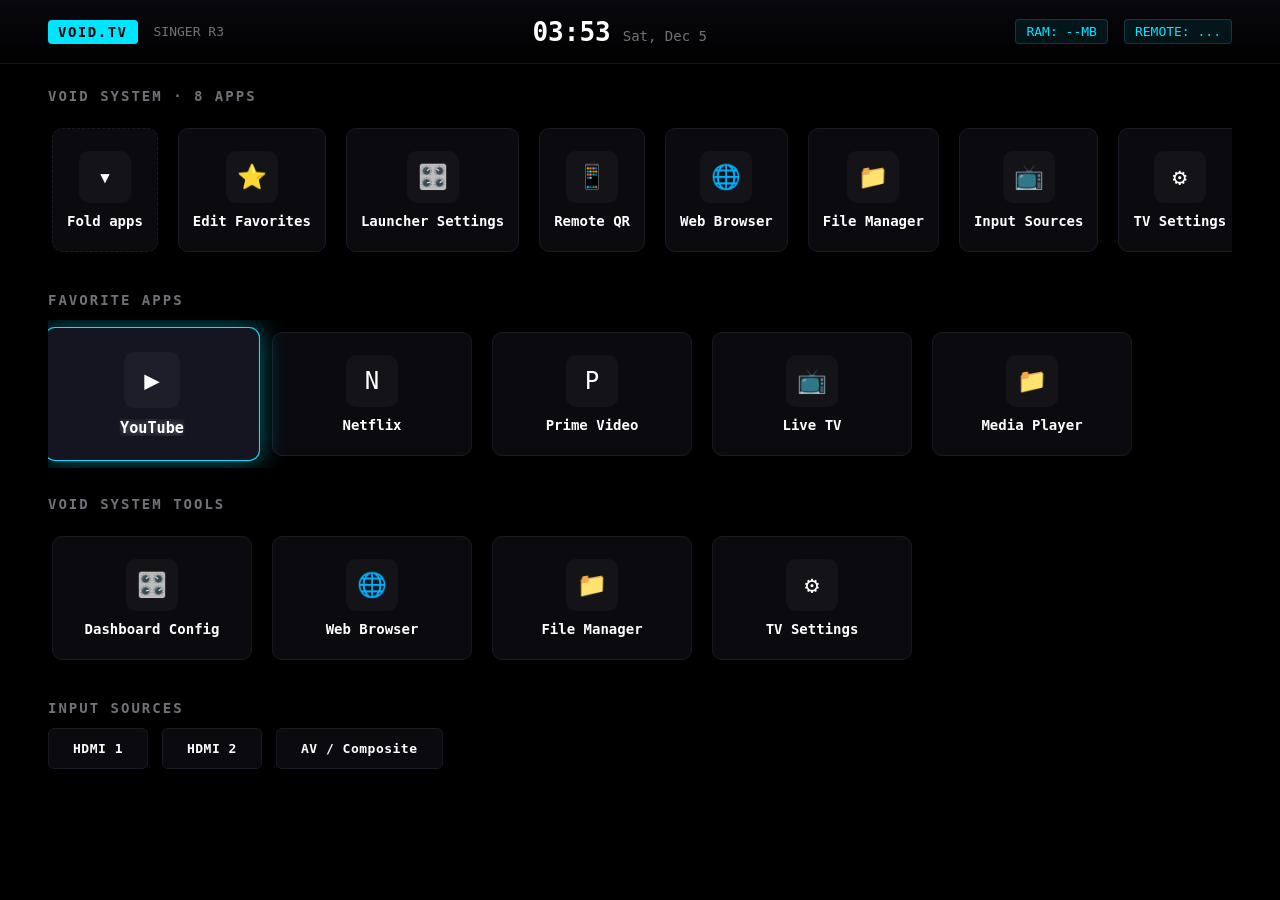
<file: assets/runtime/index.html>
<!DOCTYPE html>
<html lang="en">
<head>
  <meta charset="UTF-8">
  <title>VoidTV</title>
  <link rel="stylesheet" href="style.css">
</head>
<body>
  <!-- HUD Top Header -->
  <header class="hud-header">
    <div class="hud-left">
      <span class="hud-badge">VOID.TV</span>
      <span class="hud-model" id="hud-model">SINGER R3</span>
    </div>
    <div class="hud-center">
      <span class="hud-clock" id="hud-clock">00:00</span>
      <span class="hud-date" id="hud-date">Thu, Nov 19</span>
    </div>
    <div class="hud-right">
      <span class="hud-stat" id="hud-ram">RAM: --MB</span>
      <span class="hud-stat" id="hud-remote">REMOTE: ...</span>
    </div>
  </header>

  <!-- Main Leanback TV Rows Container -->
  <main class="tv-container" id="tv-container">
    <!-- Dynamic sections injected via app.js -->
  </main>

  <!-- In-App Dashboard & Favorites Customizer Overlay -->
  <div class="customizer-overlay" id="customizer-overlay" style="display: none;">
    <div class="customizer-header">
      <div class="customizer-title-wrap">
        <span class="customizer-badge">VOID.CFG</span>
        <span class="customizer-title">DASHBOARD &amp; FAVORITES CUSTOMIZER</span>
      </div>
      <div class="customizer-tabs" id="customizer-tabs">
        <button class="cz-tab active" data-tab="favs" id="tab-favs">⭐ FAVORITES</button>
        <button class="cz-tab" data-tab="rows" id="tab-rows">📑 DASHBOARD ROWS</button>
        <button class="cz-tab" data-tab="theme" id="tab-theme">🎨 THEMES &amp; STYLE</button>
        <button class="cz-tab" data-tab="backup" id="tab-backup">💾 RESET / DEFAULTS</button>
      </div>
      <button class="customizer-close-btn" id="cz-close-btn">✕ EXIT / SAVE (BACK)</button>
    </div>
    <div class="customizer-body" id="customizer-body">
      <!-- Injected dynamically by CustomizerEngine -->
    </div>
  </div>

  <!-- In-App File Manager Overlay -->
  <div class="fm-overlay" id="fm-overlay" style="display: none;">
    <div class="fm-header">
      <div class="fm-title">📁 FILE MANAGER</div>
      <div class="fm-path" id="fm-path">/storage/emulated/0</div>
      <button class="fm-close-btn" id="fm-close-btn">✕ EXIT (BACK)</button>
    </div>
    <div class="fm-body" id="fm-body">
      <div class="fm-grid" id="fm-grid">
        <!-- Injected dynamically by FileManager -->
      </div>
    </div>
  </div>

  <!-- Live Hot-Reload Notification Toast -->
  <div class="toast" id="toast">Live Reload Active</div>

  <script src="qrcode.min.js"></script>
  <script src="builtins.js"></script>
  <script src="app.js"></script>
</body>
</html>
</file>
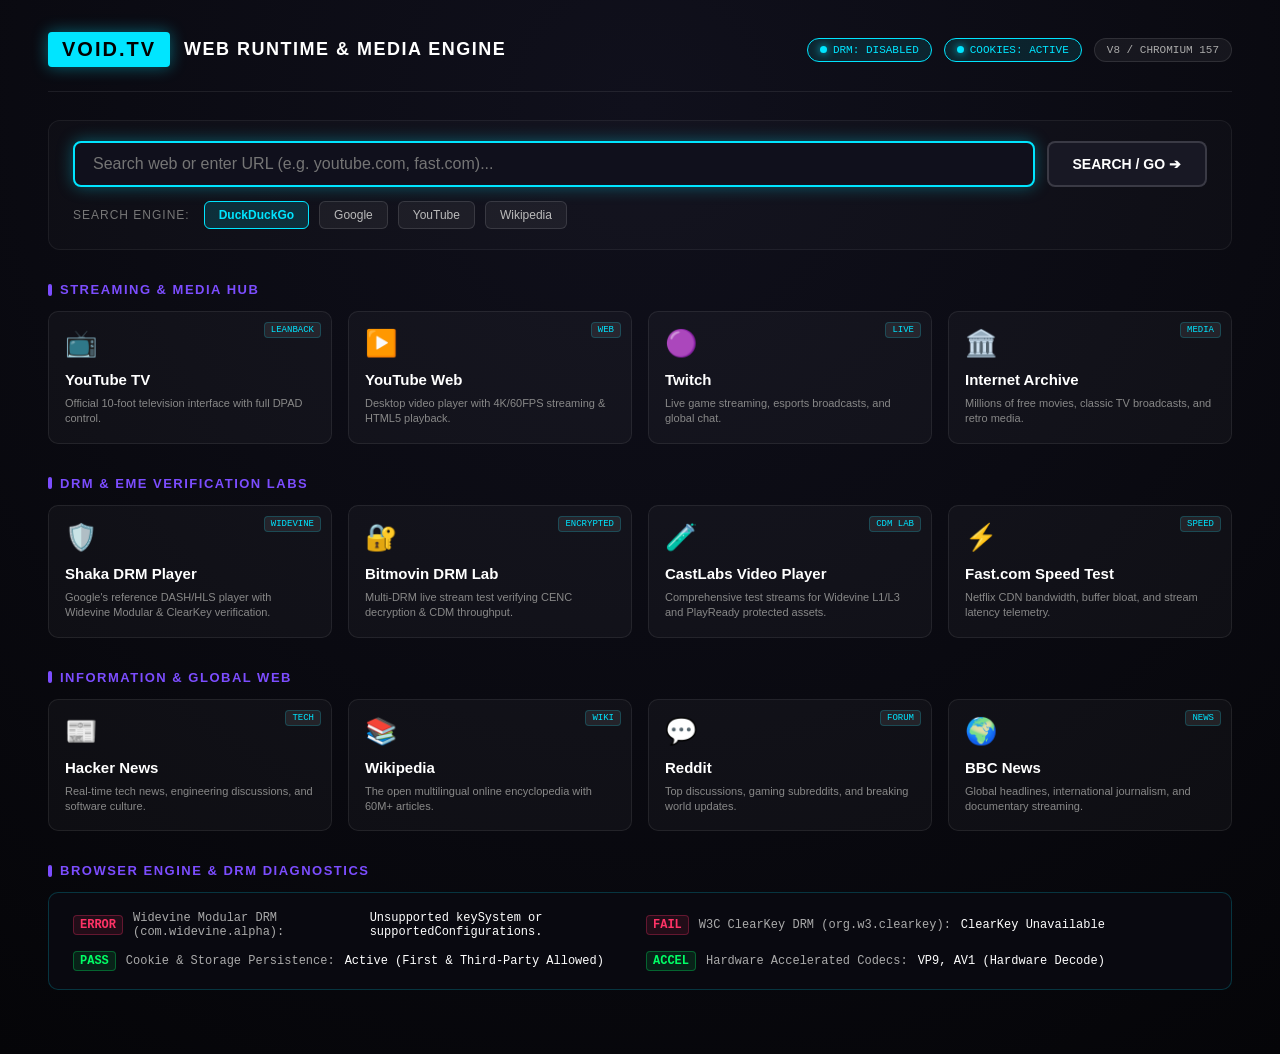
<file: assets/runtime/browser_home.html>
<!DOCTYPE html>
<html lang="en">
<head>
  <meta charset="UTF-8">
  <title>VoidTV Browser Home</title>
  <style>
    * {
      box-sizing: border-box;
      margin: 0;
      padding: 0;
      user-select: none;
      outline: none;
    }
    body {
      background: radial-gradient(circle at 50% 10%, #10101c 0%, #050508 100%);
      color: #e0e0e0;
      font-family: -apple-system, BlinkMacSystemFont, "Segoe UI", Roboto, "Helvetica Neue", Arial, sans-serif;
      min-height: 100vh;
      padding: 32px 48px;
      overflow-x: hidden;
    }
    /* Top Header */
    .header {
      display: flex;
      justify-content: space-between;
      align-items: center;
      padding-bottom: 24px;
      border-bottom: 1px solid rgba(255, 255, 255, 0.08);
      margin-bottom: 28px;
    }
    .brand {
      display: flex;
      align-items: center;
      gap: 14px;
    }
    .brand-logo {
      font-size: 20px;
      font-weight: 900;
      letter-spacing: 2px;
      color: #000;
      background: #00e5ff;
      padding: 6px 14px;
      border-radius: 4px;
      box-shadow: 0 0 16px rgba(0, 229, 255, 0.4);
    }
    .brand-title {
      font-size: 18px;
      font-weight: 700;
      letter-spacing: 1.5px;
      color: #fff;
    }
    .badges {
      display: flex;
      gap: 12px;
    }
    .badge {
      font-family: monospace;
      font-size: 11px;
      padding: 5px 12px;
      border-radius: 20px;
      background: rgba(255, 255, 255, 0.05);
      border: 1px solid rgba(255, 255, 255, 0.1);
      color: #aaa;
      display: flex;
      align-items: center;
      gap: 6px;
    }
    .badge.active {
      border-color: #00e5ff;
      color: #00e5ff;
      background: rgba(0, 229, 255, 0.1);
    }
    .badge-dot {
      width: 7px;
      height: 7px;
      border-radius: 50%;
      background: #00e5ff;
      box-shadow: 0 0 8px #00e5ff;
    }

    /* Search Container */
    .search-section {
      margin-bottom: 32px;
      background: rgba(255, 255, 255, 0.02);
      border: 1px solid rgba(255, 255, 255, 0.06);
      border-radius: 12px;
      padding: 20px 24px;
    }
    .search-box-wrap {
      display: flex;
      gap: 12px;
      margin-bottom: 14px;
    }
    .search-input {
      flex: 1;
      background: #0a0a10;
      border: 2px solid rgba(255, 255, 255, 0.15);
      border-radius: 8px;
      padding: 12px 18px;
      font-size: 16px;
      color: #fff;
      transition: all 0.2s ease;
    }
    .search-input:focus, .search-input.focused {
      border-color: #00e5ff;
      box-shadow: 0 0 16px rgba(0, 229, 255, 0.35);
      background: #10101c;
    }
    .search-btn {
      background: #181824;
      border: 2px solid rgba(255, 255, 255, 0.15);
      border-radius: 8px;
      color: #fff;
      font-size: 14px;
      font-weight: 700;
      padding: 12px 24px;
      cursor: pointer;
      transition: all 0.2s ease;
    }
    .search-btn:focus, .search-btn.focused {
      background: #00e5ff;
      color: #000;
      border-color: #00e5ff;
      box-shadow: 0 0 16px rgba(0, 229, 255, 0.5);
      transform: scale(1.04);
    }
    .engine-chips {
      display: flex;
      gap: 10px;
      align-items: center;
    }
    .engine-label {
      font-size: 12px;
      color: #777;
      margin-right: 4px;
      text-transform: uppercase;
      letter-spacing: 1px;
    }
    .chip {
      background: rgba(255, 255, 255, 0.05);
      border: 1px solid rgba(255, 255, 255, 0.12);
      border-radius: 6px;
      padding: 6px 14px;
      font-size: 12px;
      color: #bbb;
      cursor: pointer;
      transition: all 0.2s ease;
    }
    .chip.selected {
      background: rgba(0, 229, 255, 0.15);
      border-color: #00e5ff;
      color: #00e5ff;
      font-weight: 700;
    }
    .chip:focus, .chip.focused {
      background: #00e5ff;
      color: #000;
      border-color: #00e5ff;
      transform: scale(1.05);
      box-shadow: 0 0 12px rgba(0, 229, 255, 0.4);
    }

    /* Shelf Section */
    .section-title {
      font-size: 13px;
      letter-spacing: 1.5px;
      text-transform: uppercase;
      color: #7c4dff;
      font-weight: 700;
      margin-bottom: 14px;
      display: flex;
      align-items: center;
      gap: 8px;
    }
    .section-title::before {
      content: "";
      width: 4px;
      height: 12px;
      background: #7c4dff;
      border-radius: 2px;
    }
    .grid {
      display: grid;
      grid-template-columns: repeat(4, 1fr);
      gap: 16px;
      margin-bottom: 32px;
    }
    .card {
      background: rgba(255, 255, 255, 0.03);
      border: 1.5px solid rgba(255, 255, 255, 0.08);
      border-radius: 10px;
      padding: 16px;
      display: flex;
      flex-direction: column;
      gap: 8px;
      cursor: pointer;
      text-decoration: none;
      color: inherit;
      transition: all 0.2s ease;
      position: relative;
      overflow: hidden;
    }
    .card:focus, .card.focused {
      border-color: #00e5ff;
      background: rgba(0, 229, 255, 0.08);
      transform: scale(1.04);
      box-shadow: 0 0 20px rgba(0, 229, 255, 0.35);
      z-index: 10;
    }
    .card-icon {
      font-size: 26px;
      margin-bottom: 4px;
    }
    .card-title {
      font-size: 15px;
      font-weight: 700;
      color: #fff;
    }
    .card-desc {
      font-size: 11px;
      color: #888;
      line-height: 1.4;
    }
    .card-badge {
      position: absolute;
      top: 10px;
      right: 10px;
      font-size: 9px;
      font-family: monospace;
      padding: 2px 6px;
      border-radius: 4px;
      background: rgba(255, 255, 255, 0.08);
      color: #00e5ff;
      border: 1px solid rgba(0, 229, 255, 0.2);
    }

    /* Diagnostics HUD Box */
    .diag-box {
      background: #090910;
      border: 1px solid rgba(0, 229, 255, 0.2);
      border-radius: 10px;
      padding: 18px 24px;
      font-family: monospace;
      font-size: 12px;
      margin-top: 12px;
      margin-bottom: 32px;
    }
    .diag-grid {
      display: grid;
      grid-template-columns: repeat(2, 1fr);
      gap: 12px;
    }
    .diag-row {
      display: flex;
      align-items: center;
      gap: 10px;
    }
    .diag-status {
      font-weight: 700;
      padding: 2px 6px;
      border-radius: 4px;
    }
    .status-pass {
      color: #00ff66;
      background: rgba(0, 255, 102, 0.1);
      border: 1px solid rgba(0, 255, 102, 0.3);
    }
    .status-wait {
      color: #ffaa00;
      background: rgba(255, 170, 0, 0.1);
      border: 1px solid rgba(255, 170, 0, 0.3);
    }
    .status-fail {
      color: #ff3366;
      background: rgba(255, 51, 102, 0.1);
      border: 1px solid rgba(255, 51, 102, 0.3);
    }
    .diag-label {
      color: #aaa;
    }
  </style>
</head>
<body>
  <!-- Header -->
  <header class="header">
    <div class="brand">
      <div class="brand-logo">VOID.TV</div>
      <div class="brand-title">WEB RUNTIME & MEDIA ENGINE</div>
    </div>
    <div class="badges">
      <div class="badge active" id="badge-drm">
        <span class="badge-dot"></span>
        <span id="badge-drm-text">DRM: INITIALIZING</span>
      </div>
      <div class="badge active" id="badge-cookie">
        <span class="badge-dot"></span>
        <span id="badge-cookie-text">COOKIES: ACTIVE</span>
      </div>
      <div class="badge" id="badge-engine">
        <span>V8 / CHROMIUM 157</span>
      </div>
    </div>
  </header>

  <!-- Search & Navigation -->
  <section class="search-section">
    <form id="search-form" class="search-box-wrap" onsubmit="handleSearch(event)">
      <input type="text" id="search-input" class="search-input" placeholder="Search web or enter URL (e.g. youtube.com, fast.com)..." autocomplete="off" />
      <button type="submit" id="search-btn" class="search-btn">SEARCH / GO ➔</button>
    </form>
    <div class="engine-chips">
      <span class="engine-label">Search Engine:</span>
      <button type="button" class="chip selected" data-engine="ddg" onclick="selectEngine('ddg')">DuckDuckGo</button>
      <button type="button" class="chip" data-engine="google" onclick="selectEngine('google')">Google</button>
      <button type="button" class="chip" data-engine="youtube" onclick="selectEngine('youtube')">YouTube</button>
      <button type="button" class="chip" data-engine="wiki" onclick="selectEngine('wiki')">Wikipedia</button>
    </div>
  </section>

  <!-- Streaming & Media Bookmarks -->
  <div class="section-title">Streaming & Media Hub</div>
  <div class="grid">
    <a href="https://www.youtube.com/tv" class="card">
      <span class="card-badge">LEANBACK</span>
      <div class="card-icon">📺</div>
      <div class="card-title">YouTube TV</div>
      <div class="card-desc">Official 10-foot television interface with full DPAD control.</div>
    </a>
    <a href="https://www.youtube.com" class="card">
      <span class="card-badge">WEB</span>
      <div class="card-icon">▶️</div>
      <div class="card-title">YouTube Web</div>
      <div class="card-desc">Desktop video player with 4K/60FPS streaming & HTML5 playback.</div>
    </a>
    <a href="https://www.twitch.tv" class="card">
      <span class="card-badge">LIVE</span>
      <div class="card-icon">🟣</div>
      <div class="card-title">Twitch</div>
      <div class="card-desc">Live game streaming, esports broadcasts, and global chat.</div>
    </a>
    <a href="https://archive.org" class="card">
      <span class="card-badge">MEDIA</span>
      <div class="card-icon">🏛️</div>
      <div class="card-title">Internet Archive</div>
      <div class="card-desc">Millions of free movies, classic TV broadcasts, and retro media.</div>
    </a>
  </div>

  <!-- DRM & Video Test Labs -->
  <div class="section-title">DRM & EME Verification Labs</div>
  <div class="grid">
    <a href="https://shaka-player-demo.appspot.com" class="card">
      <span class="card-badge">WIDEVINE</span>
      <div class="card-icon">🛡️</div>
      <div class="card-title">Shaka DRM Player</div>
      <div class="card-desc">Google's reference DASH/HLS player with Widevine Modular & ClearKey verification.</div>
    </a>
    <a href="https://bitmovin.com/demos/drm" class="card">
      <span class="card-badge">ENCRYPTED</span>
      <div class="card-icon">🔐</div>
      <div class="card-title">Bitmovin DRM Lab</div>
      <div class="card-desc">Multi-DRM live stream test verifying CENC decryption & CDM throughput.</div>
    </a>
    <a href="https://demo.castlabs.com" class="card">
      <span class="card-badge">CDM LAB</span>
      <div class="card-icon">🧪</div>
      <div class="card-title">CastLabs Video Player</div>
      <div class="card-desc">Comprehensive test streams for Widevine L1/L3 and PlayReady protected assets.</div>
    </a>
    <a href="https://fast.com" class="card">
      <span class="card-badge">SPEED</span>
      <div class="card-icon">⚡</div>
      <div class="card-title">Fast.com Speed Test</div>
      <div class="card-desc">Netflix CDN bandwidth, buffer bloat, and stream latency telemetry.</div>
    </a>
  </div>

  <!-- Tech, Information & Reading -->
  <div class="section-title">Information & Global Web</div>
  <div class="grid">
    <a href="https://news.ycombinator.com" class="card">
      <span class="card-badge">TECH</span>
      <div class="card-icon">📰</div>
      <div class="card-title">Hacker News</div>
      <div class="card-desc">Real-time tech news, engineering discussions, and software culture.</div>
    </a>
    <a href="https://en.wikipedia.org" class="card">
      <span class="card-badge">WIKI</span>
      <div class="card-icon">📚</div>
      <div class="card-title">Wikipedia</div>
      <div class="card-desc">The open multilingual online encyclopedia with 60M+ articles.</div>
    </a>
    <a href="https://www.reddit.com" class="card">
      <span class="card-badge">FORUM</span>
      <div class="card-icon">💬</div>
      <div class="card-title">Reddit</div>
      <div class="card-desc">Top discussions, gaming subreddits, and breaking world updates.</div>
    </a>
    <a href="https://www.bbc.com" class="card">
      <span class="card-badge">NEWS</span>
      <div class="card-icon">🌍</div>
      <div class="card-title">BBC News</div>
      <div class="card-desc">Global headlines, international journalism, and documentary streaming.</div>
    </a>
  </div>

  <!-- Realtime DRM & Capability Inspector HUD -->
  <div class="section-title">Browser Engine & DRM Diagnostics</div>
  <div class="diag-box">
    <div class="diag-grid">
      <div class="diag-row">
        <span class="diag-status status-wait" id="diag-widevine">TESTING</span>
        <span class="diag-label">Widevine Modular DRM (com.widevine.alpha):</span>
        <span id="diag-widevine-desc" style="color: #fff;">Detecting CDM...</span>
      </div>
      <div class="diag-row">
        <span class="diag-status status-wait" id="diag-clearkey">TESTING</span>
        <span class="diag-label">W3C ClearKey DRM (org.w3.clearkey):</span>
        <span id="diag-clearkey-desc" style="color: #fff;">Detecting CDM...</span>
      </div>
      <div class="diag-row">
        <span class="diag-status status-wait" id="diag-cookies">TESTING</span>
        <span class="diag-label">Cookie & Storage Persistence:</span>
        <span id="diag-cookies-desc" style="color: #fff;">Checking CookieManager...</span>
      </div>
      <div class="diag-row">
        <span class="diag-status status-wait" id="diag-codecs">TESTING</span>
        <span class="diag-label">Hardware Accelerated Codecs:</span>
        <span id="diag-codecs-desc" style="color: #fff;">Probing H.264 / VP9 / AV1...</span>
      </div>
    </div>
  </div>

  <script>
    let activeEngine = 'ddg';

    function selectEngine(eng) {
      activeEngine = eng;
      document.querySelectorAll('.chip').forEach(c => {
        if (c.getAttribute('data-engine') === eng) {
          c.classList.add('selected');
        } else {
          c.classList.remove('selected');
        }
      });
    }

    function handleSearch(e) {
      if (e) e.preventDefault();
      const input = document.getElementById('search-input');
      const val = input.value.trim();
      if (!val) return;

      // Direct URL check
      if (/^(https?:\/\/)/i.test(val)) {
        window.location.href = val;
        return;
      }
      if (/^([a-zA-Z0-9-]+\.)+[a-zA-Z]{2,}(\/.*)?$/.test(val)) {
        window.location.href = 'https://' + val;
        return;
      }

      // Search engine dispatch
      const query = encodeURIComponent(val);
      let targetUrl = '';
      switch (activeEngine) {
        case 'google':
          targetUrl = 'https://www.google.com/search?q=' + query;
          break;
        case 'youtube':
          targetUrl = 'https://www.youtube.com/results?search_query=' + query;
          break;
        case 'wiki':
          targetUrl = 'https://en.wikipedia.org/wiki/Special:Search?search=' + query;
          break;
        case 'ddg':
        default:
          targetUrl = 'https://duckduckgo.com/?q=' + query;
          break;
      }
      window.location.href = targetUrl;
    }

    // Diagnostics & DRM Verification Runner
    function runDiagnostics() {
      // 1. Cookies Test
      try {
        document.cookie = "voidtv_test=1; path=/; SameSite=Lax";
        const hasCookie = document.cookie.indexOf("voidtv_test=1") !== -1;
        if (hasCookie || navigator.cookieEnabled) {
          document.getElementById('diag-cookies').className = 'diag-status status-pass';
          document.getElementById('diag-cookies').textContent = 'PASS';
          document.getElementById('diag-cookies-desc').textContent = 'Active (First & Third-Party Allowed)';
          document.getElementById('badge-cookie-text').textContent = 'COOKIES: ACTIVE';
        }
      } catch (e) {
        document.getElementById('diag-cookies').className = 'diag-status status-fail';
        document.getElementById('diag-cookies').textContent = 'FAIL';
      }

      // 2. Widevine DRM (EME) Test
      if (navigator.requestMediaKeySystemAccess) {
        const config = [{
          initDataTypes: ['cenc'],
          audioCapabilities: [{ contentType: 'audio/mp4;codecs="mp4a.40.2"' }],
          videoCapabilities: [{ contentType: 'video/mp4;codecs="avc1.42E01E"' }]
        }];

        navigator.requestMediaKeySystemAccess('com.widevine.alpha', config)
          .then(keySystemAccess => {
            document.getElementById('diag-widevine').className = 'diag-status status-pass';
            document.getElementById('diag-widevine').textContent = 'READY';
            document.getElementById('diag-widevine-desc').textContent = 'Widevine CDM Enabled (CENC Decryption Ready)';
            document.getElementById('badge-drm-text').textContent = 'DRM: WIDEVINE READY';
          })
          .catch(err => {
            document.getElementById('diag-widevine').className = 'diag-status status-fail';
            document.getElementById('diag-widevine').textContent = 'ERROR';
            document.getElementById('diag-widevine-desc').textContent = err.message || 'Key System Access Denied';
            document.getElementById('badge-drm-text').textContent = 'DRM: DISABLED';
          });

        // 3. ClearKey DRM Test
        navigator.requestMediaKeySystemAccess('org.w3.clearkey', config)
          .then(keySystemAccess => {
            document.getElementById('diag-clearkey').className = 'diag-status status-pass';
            document.getElementById('diag-clearkey').textContent = 'READY';
            document.getElementById('diag-clearkey-desc').textContent = 'W3C ClearKey Supported';
          })
          .catch(err => {
            document.getElementById('diag-clearkey').className = 'diag-status status-fail';
            document.getElementById('diag-clearkey').textContent = 'FAIL';
            document.getElementById('diag-clearkey-desc').textContent = 'ClearKey Unavailable';
          });
      } else {
        document.getElementById('diag-widevine').className = 'diag-status status-fail';
        document.getElementById('diag-widevine').textContent = 'NO EME';
        document.getElementById('diag-widevine-desc').textContent = 'requestMediaKeySystemAccess not supported in engine';
      }

      // 4. Video Codecs
      try {
        const video = document.createElement('video');
        const h264 = video.canPlayType('video/mp4; codecs="avc1.42E01E"') !== '';
        const vp9 = video.canPlayType('video/webm; codecs="vp9"') !== '';
        const av1 = video.canPlayType('video/mp4; codecs="av01.0.08M.08"') !== '';
        let list = [];
        if (h264) list.push('H.264');
        if (vp9) list.push('VP9');
        if (av1) list.push('AV1');
        document.getElementById('diag-codecs').className = 'diag-status status-pass';
        document.getElementById('diag-codecs').textContent = 'ACCEL';
        document.getElementById('diag-codecs-desc').textContent = list.join(', ') + ' (Hardware Decode)';
      } catch (e) {
        document.getElementById('diag-codecs').className = 'diag-status status-fail';
      }
    }

    // 2D DPAD Spatial Focus Navigation Engine for TV Remote
    let focusElements = [];
    let currentFocusIdx = 0;

    function buildFocusIndex() {
      focusElements = Array.from(document.querySelectorAll('#search-input, #search-btn, .chip, .card'));
    }

    function setFocus(idx) {
      if (focusElements.length === 0) return;
      if (idx < 0) idx = 0;
      if (idx >= focusElements.length) idx = focusElements.length - 1;
      currentFocusIdx = idx;

      focusElements.forEach((el, i) => {
        if (i === idx) {
          el.classList.add('focused');
          if (el.focus) el.focus();
          el.scrollIntoView({ behavior: 'smooth', block: 'nearest' });
        } else {
          el.classList.remove('focused');
        }
      });
    }

    window.addEventListener('keydown', (e) => {
      buildFocusIndex();
      if (focusElements.length === 0) return;

      const active = focusElements[currentFocusIdx];

      switch (e.key) {
        case 'ArrowRight':
          e.preventDefault();
          setFocus(currentFocusIdx + 1);
          break;
        case 'ArrowLeft':
          e.preventDefault();
          setFocus(currentFocusIdx - 1);
          break;
        case 'ArrowDown':
          e.preventDefault();
          // Jump row (approx 4 items in grid)
          setFocus(currentFocusIdx + 4);
          break;
        case 'ArrowUp':
          e.preventDefault();
          setFocus(currentFocusIdx - 4);
          break;
        case 'Enter':
          if (active && active.tagName !== 'INPUT') {
            active.click();
          }
          break;
      }
    });

    window.addEventListener('DOMContentLoaded', () => {
      buildFocusIndex();
      setFocus(0);
      runDiagnostics();
    });
  </script>
</body>
</html>
</file>
<file: assets/runtime/style.css>
:root {
  --bg: #000000;
  --surface: #0a0a0f;
  --surface-focus: #151522;
  --border: #1a1a24;
  --accent: #00e5ff;
  --accent-glow: rgba(0, 229, 255, 0.45);
  --text-main: #ffffff;
  --text-dim: #71717a;
  --focus-scale: 1.08;
}

* {
  box-sizing: border-box;
  margin: 0;
  padding: 0;
  user-select: none;
}

body {
  width: 100vw;
  height: 100vh;
  background-color: var(--bg);
  color: var(--text-main);
  font-family: -apple-system, BlinkMacSystemFont, "Segoe UI", Roboto, "Helvetica Neue", monospace, sans-serif;
  overflow: hidden;
  display: flex;
  flex-direction: column;
}

/* HUD Header */
.hud-header {
  height: 64px;
  display: flex;
  justify-content: space-between;
  align-items: center;
  padding: 0 48px;
  background: linear-gradient(180deg, rgba(10, 10, 15, 0.9) 0%, rgba(0,0,0,0) 100%);
  border-bottom: 1px solid rgba(255, 255, 255, 0.05);
}

.hud-left {
  display: flex;
  align-items: center;
  gap: 16px;
}

.hud-badge {
  background: var(--accent);
  color: #000000;
  font-weight: 900;
  font-size: 14px;
  padding: 4px 10px;
  border-radius: 4px;
  letter-spacing: 1.5px;
}

.hud-model {
  font-size: 13px;
  color: var(--text-dim);
  font-family: monospace;
}

.hud-center {
  display: flex;
  align-items: baseline;
  gap: 12px;
}

.hud-clock {
  font-size: 26px;
  font-weight: 700;
  color: var(--text-main);
  font-family: monospace;
}

.hud-date {
  font-size: 14px;
  color: var(--text-dim);
}

.hud-right {
  display: flex;
  gap: 16px;
}

.hud-stat {
  font-size: 13px;
  color: var(--accent);
  font-family: monospace;
  background: rgba(0, 229, 255, 0.08);
  padding: 4px 10px;
  border-radius: 4px;
  border: 1px solid rgba(0, 229, 255, 0.2);
}

/* TV Rows Container */
.tv-container {
  flex: 1;
  padding: 24px 48px;
  overflow-y: auto;
  display: flex;
  flex-direction: column;
  gap: 28px;
}

.section-title {
  font-size: 14px;
  font-weight: 700;
  letter-spacing: 2px;
  color: var(--text-dim);
  margin-bottom: 12px;
}

/* Horizontal Cards Row */
.row-cards {
  display: flex;
  gap: 20px;
  overflow-x: auto;
  overflow-y: hidden;
  scrollbar-width: none;
  padding: 12px 4px;
}

.row-cards::-webkit-scrollbar {
  display: none;
}

.card {
  width: 200px;
  height: 124px;
  background: var(--surface);
  border: 1px solid var(--border);
  border-radius: 10px;
  display: flex;
  flex-direction: column;
  justify-content: center;
  align-items: center;
  gap: 10px;
  padding: 14px;
  cursor: pointer;
  transition: transform 0.18s cubic-bezier(0.2, 0.9, 0.3, 1.2), border-color 0.18s ease, box-shadow 0.18s ease;
}

.card-fold {
  width: 150px;
  border-style: dashed;
}

.card-icon {
  width: 52px;
  height: 52px;
  border-radius: 10px;
  background: rgba(255, 255, 255, 0.04);
  display: flex;
  justify-content: center;
  align-items: center;
  overflow: hidden;
}

.card-icon-img {
  width: 44px;
  height: 44px;
  object-fit: contain;
  border-radius: 8px;
}

.card-icon-char {
  font-size: 24px;
  color: var(--text-main);
}

.card-title {
  font-size: 14px;
  font-weight: 600;
  text-align: center;
  white-space: nowrap;
  overflow: hidden;
  text-overflow: ellipsis;
  max-width: 170px;
}

/* Compact Chips Row */
.row-chips {
  display: flex;
  gap: 14px;
  flex-wrap: wrap;
}

.chip {
  padding: 12px 24px;
  background: var(--surface);
  border: 1px solid var(--border);
  border-radius: 6px;
  font-size: 13px;
  font-weight: 600;
  letter-spacing: 0.5px;
  transition: transform 0.15s cubic-bezier(0.2, 0.9, 0.3, 1.2), border-color 0.15s ease;
}

/* Android WebView moves DOM focus onto cards after a tap and paints its own
   amber UA ring; the launcher draws focus itself, so suppress the UA outline. */
#tv-container *:focus,
#customizer-overlay *:focus,
#fm-overlay *:focus {
  outline: none;
}

/* Active D-Pad Focus State */
.focused {
  transform: scale(var(--focus-scale));
  border-color: var(--accent) !important;
  background: var(--surface-focus) !important;
  box-shadow: 0 0 24px var(--accent-glow);
  outline: none;
  z-index: 10;
}

.focused .card-title, .focused.chip, .focused .fm-item-name {
  color: var(--text-main);
  text-shadow: 0 0 8px rgba(255, 255, 255, 0.5);
}

/* In-App File Manager Overlay */
.fm-overlay {
  position: fixed;
  inset: 0;
  background: #000000;
  z-index: 100;
  display: flex;
  flex-direction: column;
}

.fm-header {
  height: 64px;
  display: flex;
  justify-content: space-between;
  align-items: center;
  padding: 0 48px;
  background: #0a0a10;
  border-bottom: 1px solid #1a1a24;
}

.fm-title {
  font-weight: 800;
  font-size: 16px;
  letter-spacing: 1.5px;
  color: var(--accent);
}

.fm-path {
  font-family: monospace;
  font-size: 14px;
  color: #a1a1aa;
  max-width: 60%;
  overflow: hidden;
  text-overflow: ellipsis;
  white-space: nowrap;
}

.fm-close-btn {
  background: #181824;
  border: 1px solid #27273a;
  color: #fff;
  padding: 6px 16px;
  font-size: 12px;
  border-radius: 4px;
  cursor: pointer;
  font-weight: 700;
}

.fm-body {
  flex: 1;
  padding: 28px 48px;
  overflow-y: auto;
}

.fm-grid {
  display: grid;
  grid-template-columns: repeat(4, 1fr);
  gap: 16px;
}

.fm-item {
  background: #0c0c14;
  border: 1px solid #1c1c28;
  border-radius: 8px;
  padding: 16px;
  display: flex;
  align-items: center;
  gap: 14px;
  cursor: pointer;
  transition: transform 0.15s ease, border-color 0.15s ease;
}

.fm-item-icon {
  font-size: 26px;
  width: 40px;
  text-align: center;
}

.fm-item-details {
  display: flex;
  flex-direction: column;
  overflow: hidden;
}

.fm-item-name {
  font-size: 14px;
  font-weight: 600;
  white-space: nowrap;
  overflow: hidden;
  text-overflow: ellipsis;
}

.fm-item-size {
  font-size: 12px;
  color: var(--text-dim);
  font-family: monospace;
  margin-top: 2px;
}

/* Toast */
.toast {
  position: fixed;
  bottom: 24px;
  right: 36px;
  background: var(--accent);
  color: #000;
  font-weight: 700;
  font-size: 13px;
  padding: 8px 18px;
  border-radius: 4px;
  opacity: 0;
  transition: opacity 0.3s ease;
  pointer-events: none;
  font-family: monospace;
  z-index: 200;
}

.toast.show {
  opacity: 1;
}


/* ==========================================================
   Dashboard & Favorites Customizer Overlay Styles
   ========================================================== */
.customizer-overlay {
  position: fixed;
  inset: 0;
  background: #050508;
  z-index: 100;
  display: flex;
  flex-direction: column;
}

.customizer-header {
  height: 64px;
  display: flex;
  justify-content: space-between;
  align-items: center;
  padding: 0 48px;
  background: #0a0a12;
  border-bottom: 1px solid #1a1a24;
}

.customizer-title-wrap {
  display: flex;
  align-items: center;
  gap: 14px;
}

.customizer-badge {
  background: var(--accent);
  color: #000;
  font-weight: 900;
  font-size: 13px;
  padding: 3px 8px;
  border-radius: 4px;
  letter-spacing: 1.5px;
}

.customizer-title {
  font-weight: 800;
  font-size: 15px;
  letter-spacing: 1.5px;
  color: #fff;
}

.customizer-tabs {
  display: flex;
  gap: 10px;
}

.cz-tab {
  background: #141422;
  border: 1.5px solid #232336;
  color: #aaa;
  padding: 6px 14px;
  border-radius: 6px;
  font-size: 12px;
  font-weight: 700;
  cursor: pointer;
  transition: all 0.2s ease;
}

.cz-tab.active {
  border-color: rgba(255, 255, 255, 0.14);
  color: var(--accent);
  background: rgba(255, 255, 255, 0.04);
  box-shadow: inset 0 -2px 0 var(--accent);
}

.cz-tab.focused {
  background: var(--accent) !important;
  color: #000 !important;
  border-color: var(--accent) !important;
  transform: scale(1.06);
  box-shadow: 0 0 14px var(--accent-glow);
}

.customizer-close-btn {
  background: #181824;
  border: 1px solid #27273a;
  color: #fff;
  padding: 6px 16px;
  font-size: 12px;
  border-radius: 4px;
  cursor: pointer;
  font-weight: 700;
  transition: all 0.2s ease;
}

.customizer-close-btn.focused {
  background: #ff3366 !important;
  color: #fff !important;
  border-color: #ff3366 !important;
  transform: scale(1.04);
}

.customizer-body {
  flex: 1;
  padding: 24px 48px;
  overflow-y: auto;
}

.cz-section-intro {
  margin-bottom: 20px;
  display: flex;
  justify-content: space-between;
  align-items: center;
}

.cz-subhead {
  font-size: 14px;
  font-weight: 800;
  letter-spacing: 1.5px;
  color: var(--accent);
  text-transform: uppercase;
}

.cz-subdesc {
  font-size: 12px;
  color: var(--text-dim);
  font-family: monospace;
}

.cz-grid {
  display: grid;
  grid-template-columns: repeat(4, 1fr);
  gap: 16px;
  margin-bottom: 24px;
}

.cz-card {
  background: #0d0d16;
  border: 1.5px solid #1c1c2a;
  border-radius: 10px;
  padding: 14px 16px;
  display: flex;
  align-items: center;
  gap: 14px;
  cursor: pointer;
  transition: all 0.15s ease;
  position: relative;
}

.cz-card.focused {
  border-color: var(--accent) !important;
  background: #161626 !important;
  transform: scale(1.04);
  box-shadow: 0 0 18px var(--accent-glow);
  z-index: 10;
}

.cz-card.is-fav {
  border-color: rgba(0, 229, 255, 0.4);
}

.cz-card-icon {
  width: 44px;
  height: 44px;
  object-fit: contain;
  border-radius: 6px;
}

.cz-card-details {
  display: flex;
  flex-direction: column;
  overflow: hidden;
  flex: 1;
}

.cz-card-name {
  font-size: 14px;
  font-weight: 700;
  color: #fff;
  white-space: nowrap;
  overflow: hidden;
  text-overflow: ellipsis;
}

.cz-card-pkg {
  font-size: 10px;
  color: #666;
  font-family: monospace;
  white-space: nowrap;
  overflow: hidden;
  text-overflow: ellipsis;
  margin-top: 2px;
}

.cz-badge-fav {
  font-size: 10px;
  font-weight: 800;
  padding: 4px 8px;
  border-radius: 4px;
  background: var(--accent);
  color: #000;
  letter-spacing: 0.5px;
  white-space: nowrap;
}

.cz-badge-add {
  font-size: 10px;
  font-weight: 600;
  padding: 4px 8px;
  border-radius: 4px;
  background: rgba(255, 255, 255, 0.06);
  color: #777;
  border: 1px solid rgba(255, 255, 255, 0.1);
  white-space: nowrap;
}

.cz-rows-list {
  display: flex;
  flex-direction: column;
  gap: 12px;
  max-width: 850px;
}

.cz-row-item {
  background: #0d0d16;
  border: 1.5px solid #1c1c2a;
  border-radius: 8px;
  padding: 16px 20px;
  display: flex;
  justify-content: space-between;
  align-items: center;
}

.cz-row-item.focused {
  border-color: var(--accent);
  background: #141424;
}

.cz-row-info {
  display: flex;
  flex-direction: column;
  gap: 4px;
}

.cz-row-title {
  font-size: 15px;
  font-weight: 700;
  color: #fff;
}

.cz-row-type {
  font-size: 11px;
  color: #666;
  font-family: monospace;
}

.cz-row-controls {
  display: flex;
  gap: 10px;
  align-items: center;
}

.cz-btn {
  background: #181826;
  border: 1.5px solid #28283c;
  color: #fff;
  padding: 6px 14px;
  border-radius: 4px;
  font-size: 12px;
  font-weight: 700;
  cursor: pointer;
  transition: all 0.15s ease;
}

.cz-btn.focused {
  background: var(--accent) !important;
  color: #000 !important;
  border-color: var(--accent) !important;
  transform: scale(1.06);
  box-shadow: 0 0 12px var(--accent-glow);
}

.cz-btn-toggle.active {
  border-color: #00ff66;
  color: #00ff66;
  background: rgba(0, 255, 102, 0.1);
}

.cz-btn-toggle.inactive {
  border-color: #ff3366;
  color: #ff3366;
  background: rgba(255, 51, 102, 0.1);
}

.cz-theme-grid {
  display: grid;
  grid-template-columns: repeat(3, 1fr);
  gap: 18px;
  max-width: 950px;
  margin-bottom: 28px;
}

.cz-theme-card {
  background: #0d0d16;
  border: 2px solid #1c1c2a;
  border-radius: 10px;
  padding: 18px;
  display: flex;
  align-items: center;
  gap: 16px;
  cursor: pointer;
  transition: all 0.15s ease;
  position: relative;
}

.cz-theme-card.focused {
  border-color: var(--accent) !important;
  background: #161626 !important;
  transform: scale(1.04);
  box-shadow: 0 0 18px var(--accent-glow);
}

.cz-theme-card.active {
  border-color: rgba(255, 255, 255, 0.16);
  background: rgba(255, 255, 255, 0.04);
}

.cz-theme-card.active::after {
  content: '✓';
  position: absolute;
  top: 8px;
  right: 12px;
  font-size: 14px;
  font-weight: 900;
  color: #00e676;
}

.cz-color-circle {
  width: 34px;
  height: 34px;
  border-radius: 50%;
  box-shadow: 0 0 12px currentColor;
}

.cz-theme-details {
  display: flex;
  flex-direction: column;
  gap: 2px;
}

.cz-theme-name {
  font-size: 14px;
  font-weight: 700;
  color: #fff;
}

.cz-theme-hex {
  font-size: 11px;
  color: #777;
  font-family: monospace;
}

.cz-action-box {
  background: #0d0d16;
  border: 1.5px solid #1c1c2a;
  border-radius: 10px;
  padding: 24px;
  max-width: 700px;
  display: flex;
  flex-direction: column;
  gap: 16px;
}

.cz-action-row {
  display: flex;
  justify-content: space-between;
  align-items: center;
  padding-bottom: 16px;
  border-bottom: 1px solid #1c1c28;
}

.cz-action-row:last-child {
  border-bottom: none;
  padding-bottom: 0;
}

/* Remote QR Modal Overlay */
.remote-qr-modal-backdrop {
  position: fixed;
  top: 0;
  left: 0;
  width: 100vw;
  height: 100vh;
  background: rgba(0, 0, 0, 0.88);
  backdrop-filter: blur(14px);
  -webkit-backdrop-filter: blur(14px);
  display: flex;
  justify-content: center;
  align-items: center;
  z-index: 10000;
}

.remote-qr-card {
  background: #0E0F17;
  border: 2px solid var(--accent, #00E5FF);
  border-radius: 18px;
  padding: 30px 42px;
  display: flex;
  flex-direction: column;
  align-items: center;
  gap: 12px;
  max-width: 520px;
  box-shadow: 0 0 45px rgba(0, 229, 255, 0.35);
  animation: qrZoomIn 0.22s cubic-bezier(0.16, 1, 0.3, 1);
}

@keyframes qrZoomIn {
  from { opacity: 0; transform: scale(0.92); }
  to { opacity: 1; transform: scale(1); }
}

.remote-qr-header {
  display: flex;
  align-items: center;
  gap: 12px;
}

.remote-qr-icon {
  font-size: 28px;
}

.remote-qr-title {
  font-size: 19px;
  font-weight: 800;
  letter-spacing: 1.5px;
  color: var(--accent, #00E5FF);
  font-family: monospace;
}

.remote-qr-desc {
  font-size: 13px;
  color: #A0A5B5;
  text-align: center;
}

.remote-qr-canvas-box {
  background: #FFFFFF;
  padding: 14px;
  border-radius: 14px;
  display: flex;
  justify-content: center;
  align-items: center;
  margin: 4px 0;
  box-shadow: 0 4px 24px rgba(0,0,0,0.6);
}

.remote-qr-canvas-box img,
.remote-qr-canvas-box canvas {
  display: block;
}

.remote-qr-url {
  font-family: monospace;
  font-size: 16px;
  font-weight: 700;
  color: #FFFFFF;
  background: #181926;
  padding: 8px 18px;
  border-radius: 8px;
  border: 1px solid #2B2E42;
  letter-spacing: 0.8px;
}

.remote-qr-instructions {
  font-size: 11px;
  color: #7D8295;
  text-align: center;
  line-height: 1.4;
  max-width: 420px;
}

.remote-qr-btn {
  margin-top: 6px;
  padding: 10px 28px;
  background: var(--accent, #00E5FF);
  color: #000000;
  font-weight: 800;
  font-size: 13px;
  border: none;
  border-radius: 8px;
  cursor: pointer;
  outline: none;
  font-family: monospace;
  letter-spacing: 1px;
}

.remote-qr-btn.focused,
.remote-qr-btn:focus {
  transform: scale(1.08);
  box-shadow: 0 0 24px rgba(0, 229, 255, 0.7);
}
</file>
